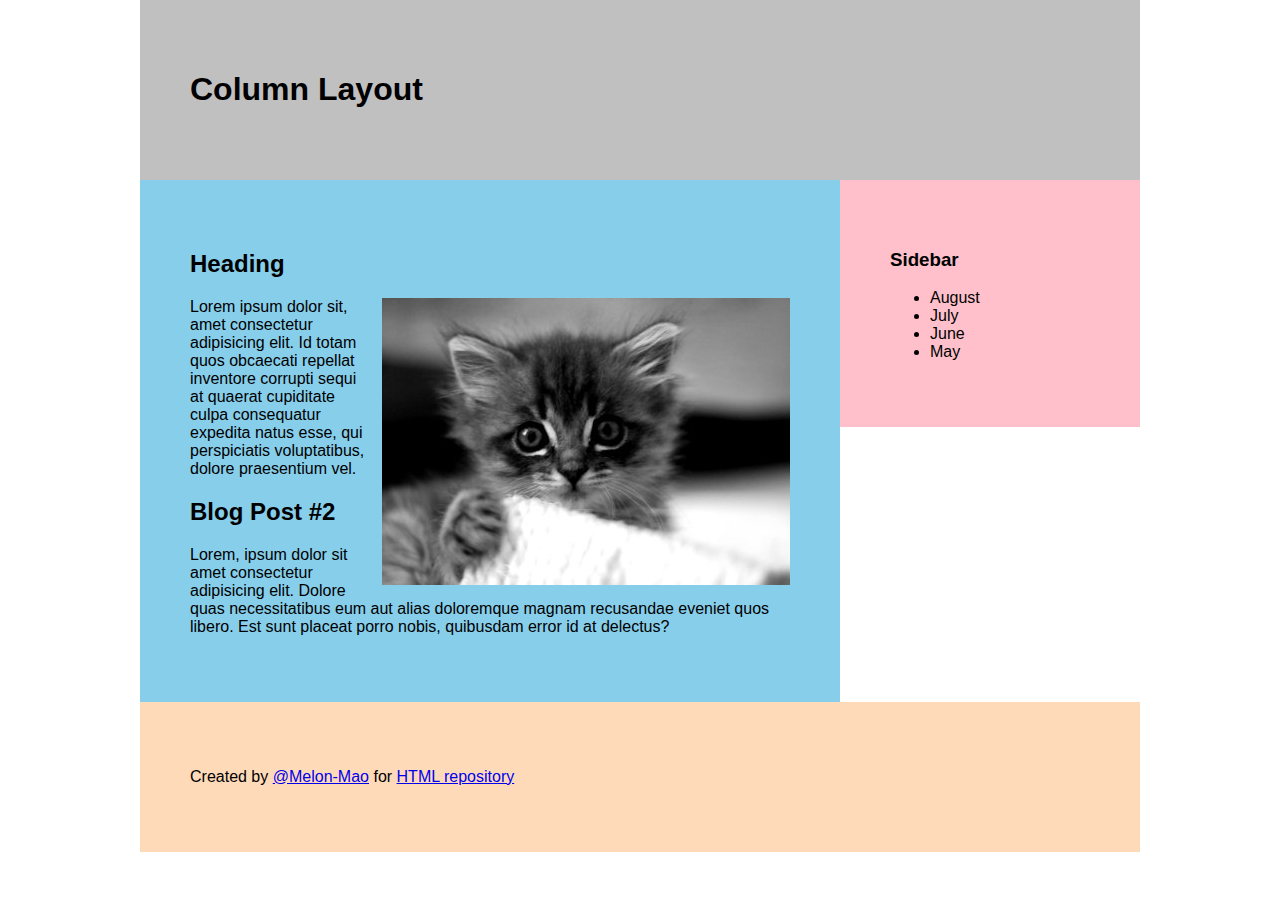
<file: Projects/column-layout/index.html>
<!DOCTYPE html>
<html lang="en">
    <head>
        <meta charset="utf-8" />
        <meta http-equiv="X-UA-Compatible" content="IE=edge" />
        <meta name="viewport" content="width=device-width, initial-scale=1" />
        <meta
            name="description"
            content="This is a basic blogpost template/layout"
        />
        <meta name="author" content="Melon-Mao, Melon Man" />
        <title>Column Layout</title>

        <!-- external CSS link -->
        <link rel="stylesheet" href="css/normalize.css" />
        <link rel="stylesheet" href="css/style.css" />
    </head>

    <body>
        <div id="container">
            <div id="header">
                <h1>Column Layout</h1>
            </div>
            <!-- End of header -->

            <div id="main">
                <h2>Heading</h2>
                <img
                    class="align-right"
                    src="images/kitten.jpg"
                    alt="placeholder"
                />
                <p>
                    Lorem ipsum dolor sit, amet consectetur adipisicing elit. Id
                    totam quos obcaecati repellat inventore corrupti sequi at
                    quaerat cupiditate culpa consequatur expedita natus esse,
                    qui perspiciatis voluptatibus, dolore praesentium vel.
                </p>

                <h2>Blog Post #2</h2>
                <p>
                    Lorem, ipsum dolor sit amet consectetur adipisicing elit.
                    Dolore quas necessitatibus eum aut alias doloremque magnam
                    recusandae eveniet quos libero. Est sunt placeat porro
                    nobis, quibusdam error id at delectus?
                </p>
            </div>
            <!-- #main -->

            <div id="sidebar">
                <h3>Sidebar</h3>
                <ul>
                    <li>August</li>
                    <li>July</li>
                    <li>June</li>
                    <li>May</li>
                </ul>
            </div>
            <!-- #sidebar -->

            <div class="clear"></div>

            <div id="footer">
                <p>
                    Created by
                    <a href="https://github.com/Melon-Mao/" target="_blank"
                        >@Melon-Mao</a
                    >
                    for
                    <a href="https://github.com/Melon-Mao/HTML-repository">
                        HTML repository</a
                    >
                </p>
            </div>
            <!-- #footer -->
        </div>
        <!-- #container -->
    </body>
</html>
</file>
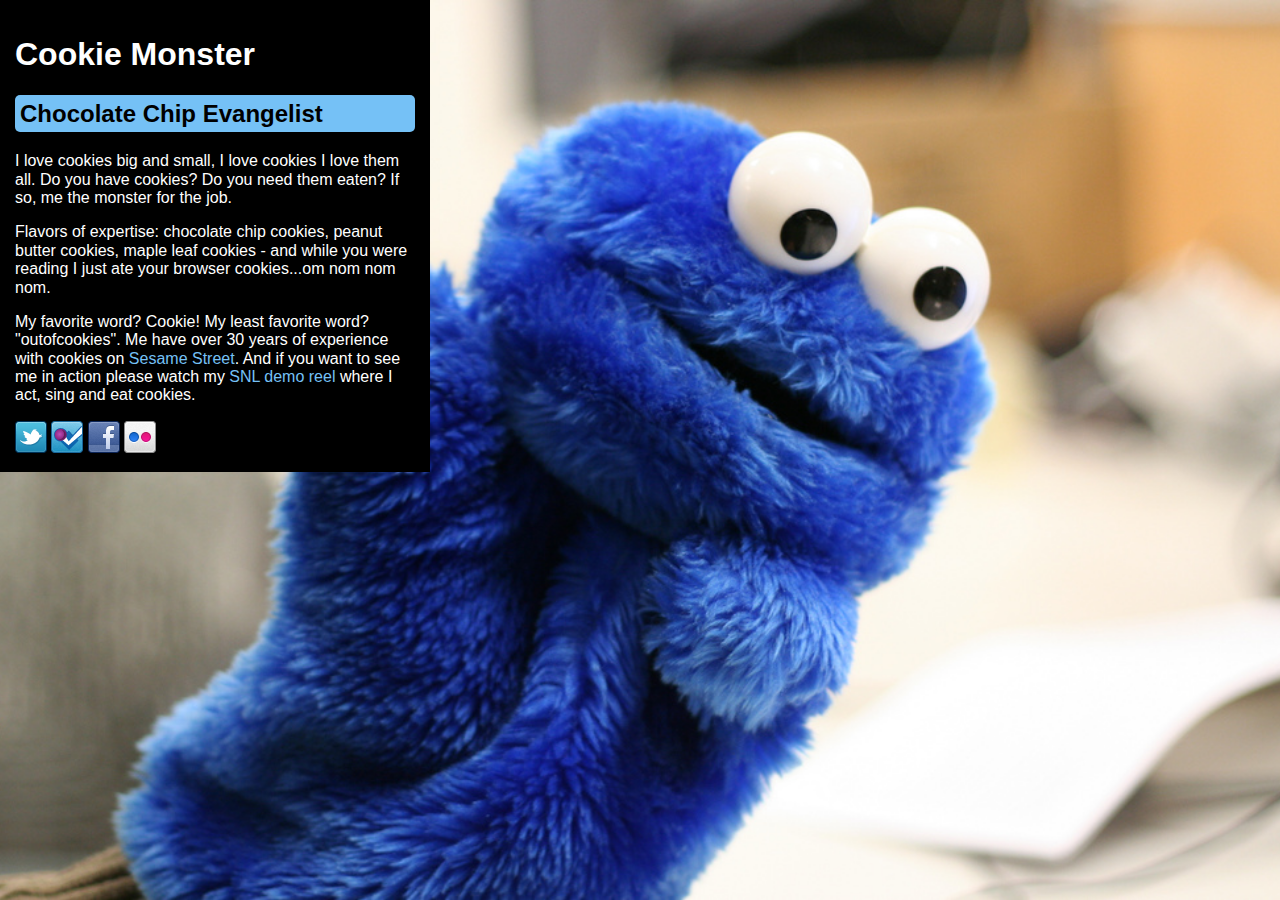
<file: Projects/cookie-monster/index.html>
<!DOCTYPE html>
<html lang="en">

<head>
	<meta charset="utf-8">
	<meta name="keywords" content="cookies, c, monster, Sesame Street">
	<meta name="description" content="I love cookies big and small, I love cookies I love them all.">

	<title>Cookie Monster</title>

	<!-- external CSS link -->
	<link rel="stylesheet" href="css/normalize.css">
	<link rel="stylesheet" href="css/style.css">
</head>

<body>
	<div id="container">
		<!-- START HERE -->

		<h1>Cookie Monster</h1>
		<h2>Chocolate Chip Evangelist</h2>

		<p>I love cookies big and small, I love cookies I love them all. Do you have cookies? Do you need them eaten?
			If so, me the monster for the job.</p>

		<p>Flavors of expertise: chocolate chip cookies, peanut butter cookies, maple leaf cookies - and while you were
			reading I just ate your browser cookies...om nom nom nom.</p>

		<p>My favorite word? Cookie! My least favorite word? "outofcookies". Me have over 30 years of experience with
			cookies on <a href="http://www.sesamestreet.org/" target="_blank">Sesame Street</a>. And if you want to see
			me in action please watch my <a href="http://www.youtube.com/watch?v=C-PkQRh3QXA" target="_blank">SNL demo
				reel</a> where I act,
			sing and eat cookies.</p>

		<a href="https://twitter.com/#!/mewantcookie" , target="_blank">
			<img src="images/social-twitter.png" alt="Twitter button">
		</a>
		<a href="https://foursquare.com/v/kaufman-astoria-studios/4b43c364f964a520f5e825e3" target="_blank">
			<img src="images/social-foursquare.png" alt="Foursquare button">
		</a>
		<a href="https://www.facebook.com/pages/Cookie-Monster-should-host-Saturday-Night-Live/130316933655526"
			target="_blank">
			<img src="images/social-facebook.png" alt="Facebook button">
		</a>
		<a href="http://www.flickr.com/photos/tags/cookies" target="_blank">
			<img src="images/social-flickr.png" alt="Flickr button">


			<!-- END HERE -->
	</div><!-- #container -->
</body>

</html>
</file>
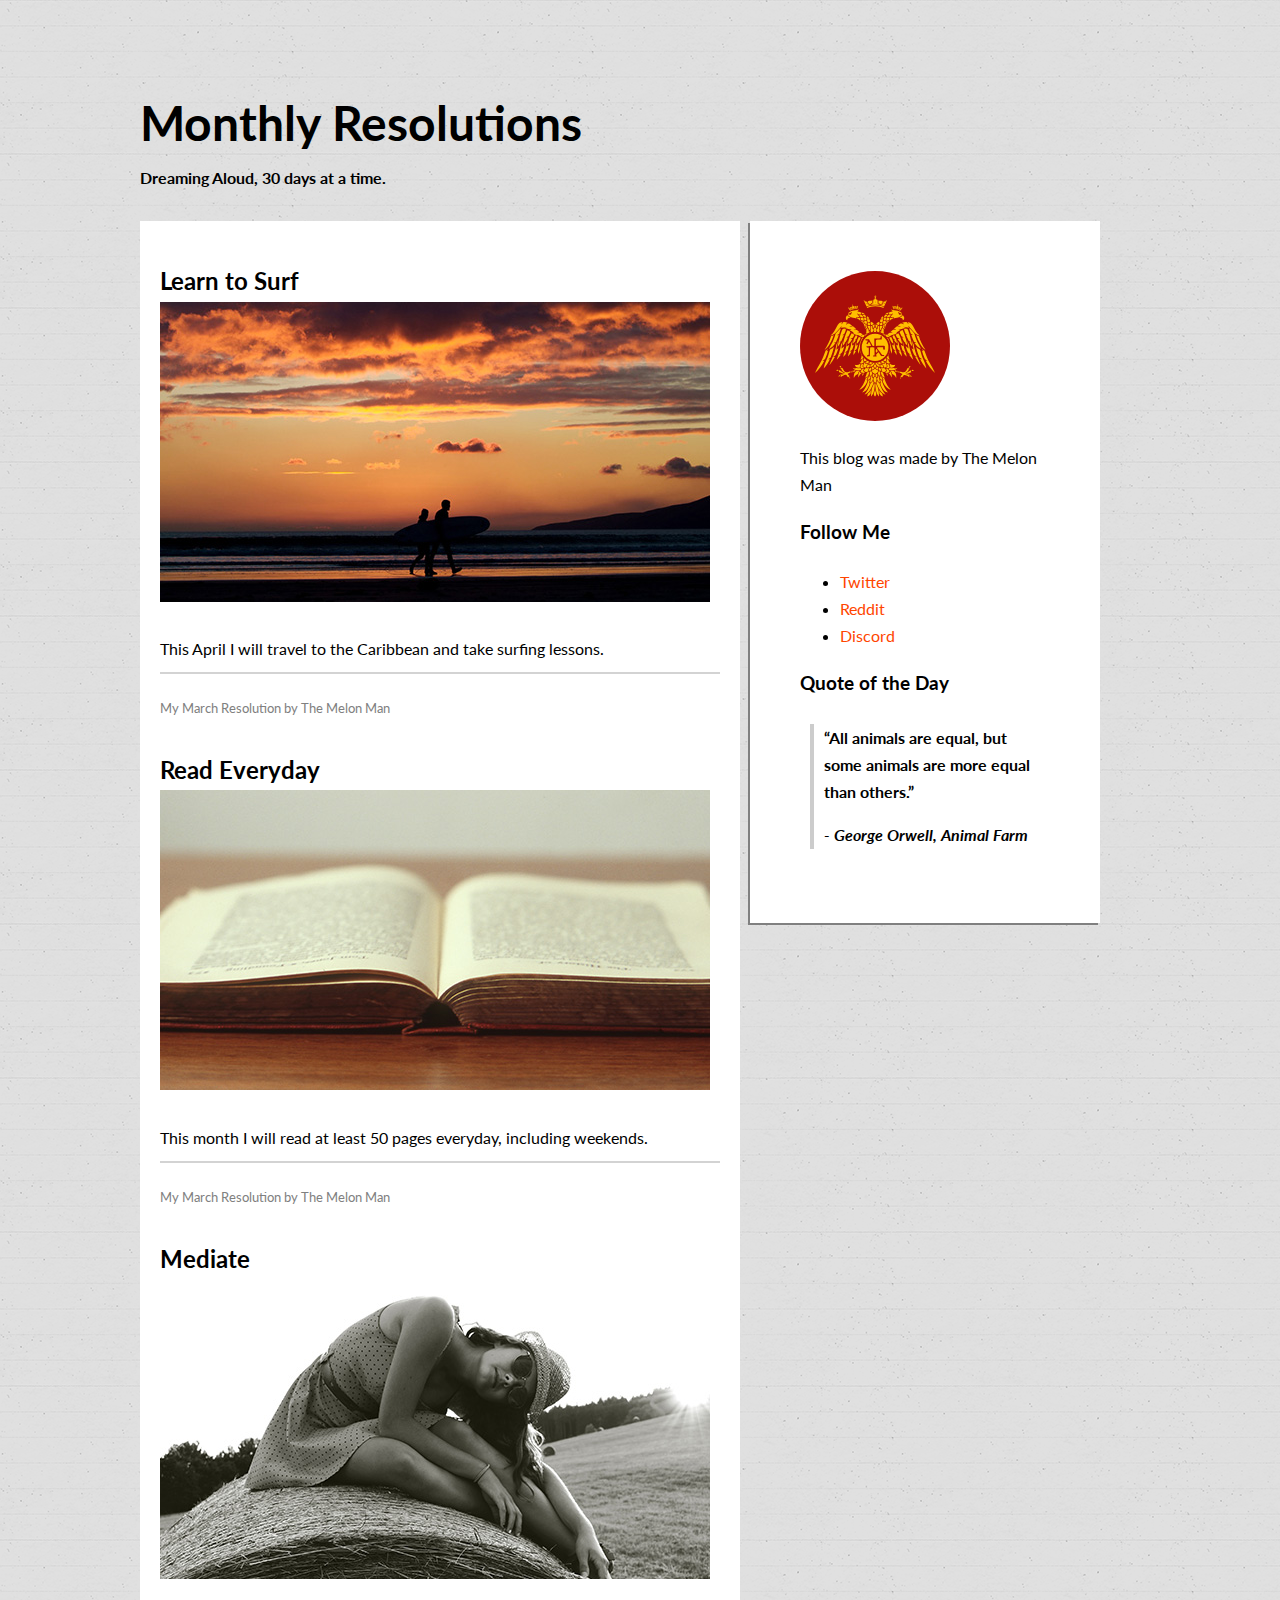
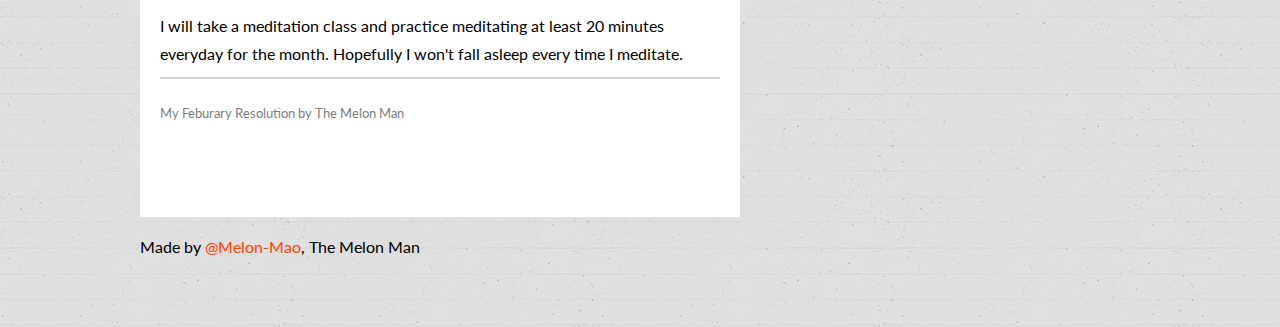
<file: Projects/monthly-resolutions/index.html>
<!DOCTYPE html>
<html lang="en">
    <head>
        <meta charset="utf-8" />
        <meta http-equiv="X-UA-Compatible" content="IE=edge" />
        <meta name="viewport" content="width=device-width, initial-scale=1" />
        <meta name="description" content="A blog about monthly resolutions" />
        <meta name="author" content="Melon-Mao, The Melon Man" />
        <title>Monthly Resolutions by The Melon Man</title>
        <link
            href="http://fonts.googleapis.com/css?family=Lato"
            rel="stylesheet"
            type="text/css"
        />
        <link rel="stylesheet" href="css/normalize.css" />
        <link rel="stylesheet" href="css/style.css" />
    </head>
    <body>
        <div id="container">
            <div id="title">
                <h1>Monthly Resolutions</h1>
                <p>Dreaming Aloud, 30 days at a time.</p>
            </div>
            <!-- #title -->

            <div id="main">
                <h2>Learn to Surf</h2>
                <img src="images/surfing.jpg" alt="surfing" />
                <p class="bottom-grey-line">
                    This April I will travel to the Caribbean and take surfing
                    lessons.
                </p>

                <p class="date-text">My March Resolution by The Melon Man</p>

                <h2>Read Everyday</h2>
                <img src="images/book.jpg" alt="book" />
                <p class="bottom-grey-line">
                    This month I will read at least 50 pages everyday, including
                    weekends.
                </p>

                <p class="date-text">My March Resolution by The Melon Man</p>

                <h2>Mediate</h2>
                <img src="images/meditate-girl.jpg" alt="meditate-girl" />
                <p class="bottom-grey-line">
                    I will take a meditation class and practice meditating at
                    least 20 minutes everyday for the month. Hopefully I won't
                    fall asleep every time I meditate.
                </p>

                <p class="date-text">My Feburary Resolution by The Melon Man</p>
            </div>
            <!-- #main -->

            <div id="sidebar">
                <img src="images/palaiologos-flag.svg" alt="profile picture" />
                <p>This blog was made by The Melon Man</p>

                <h3>Follow Me</h3>
                <ul>
                    <li>
                        <a
                            href="https://twitter.com/OceanSunfish6"
                            target="_blank"
                            >Twitter</a
                        >
                    </li>
                    <li>
                        <a
                            href="https://www.reddit.com/user/The_true_Rome"
                            target="_blank"
                            >Reddit</a
                        >
                    </li>
                    <li>
                        <a
                            href="discordapp.com/users/710915698465046548"
                            target="_blank"
                            >Discord</a
                        >
                    </li>
                </ul>

                <h3>Quote of the Day</h3>

                <blockquote>
                    <!-- Have a line to the left of the quote -->

                    <p>
                        “All animals are equal, but some animals are more equal
                        than others.”
                    </p>
                    <cite>- George Orwell, Animal Farm</cite>
                </blockquote>
            </div>
            <!-- #sidebar -->

            <div class="clear"></div>

            <div id="footer">
                <p>
                    Made by
                    <a href="https://github.com/Melon-Mao/" target="_blank"
                        >@Melon-Mao</a
                    >, The Melon Man
                </p>
            </div>
            <!-- #footer -->
        </div>
        <!-- #container -->
    </body>
</html>
</file>
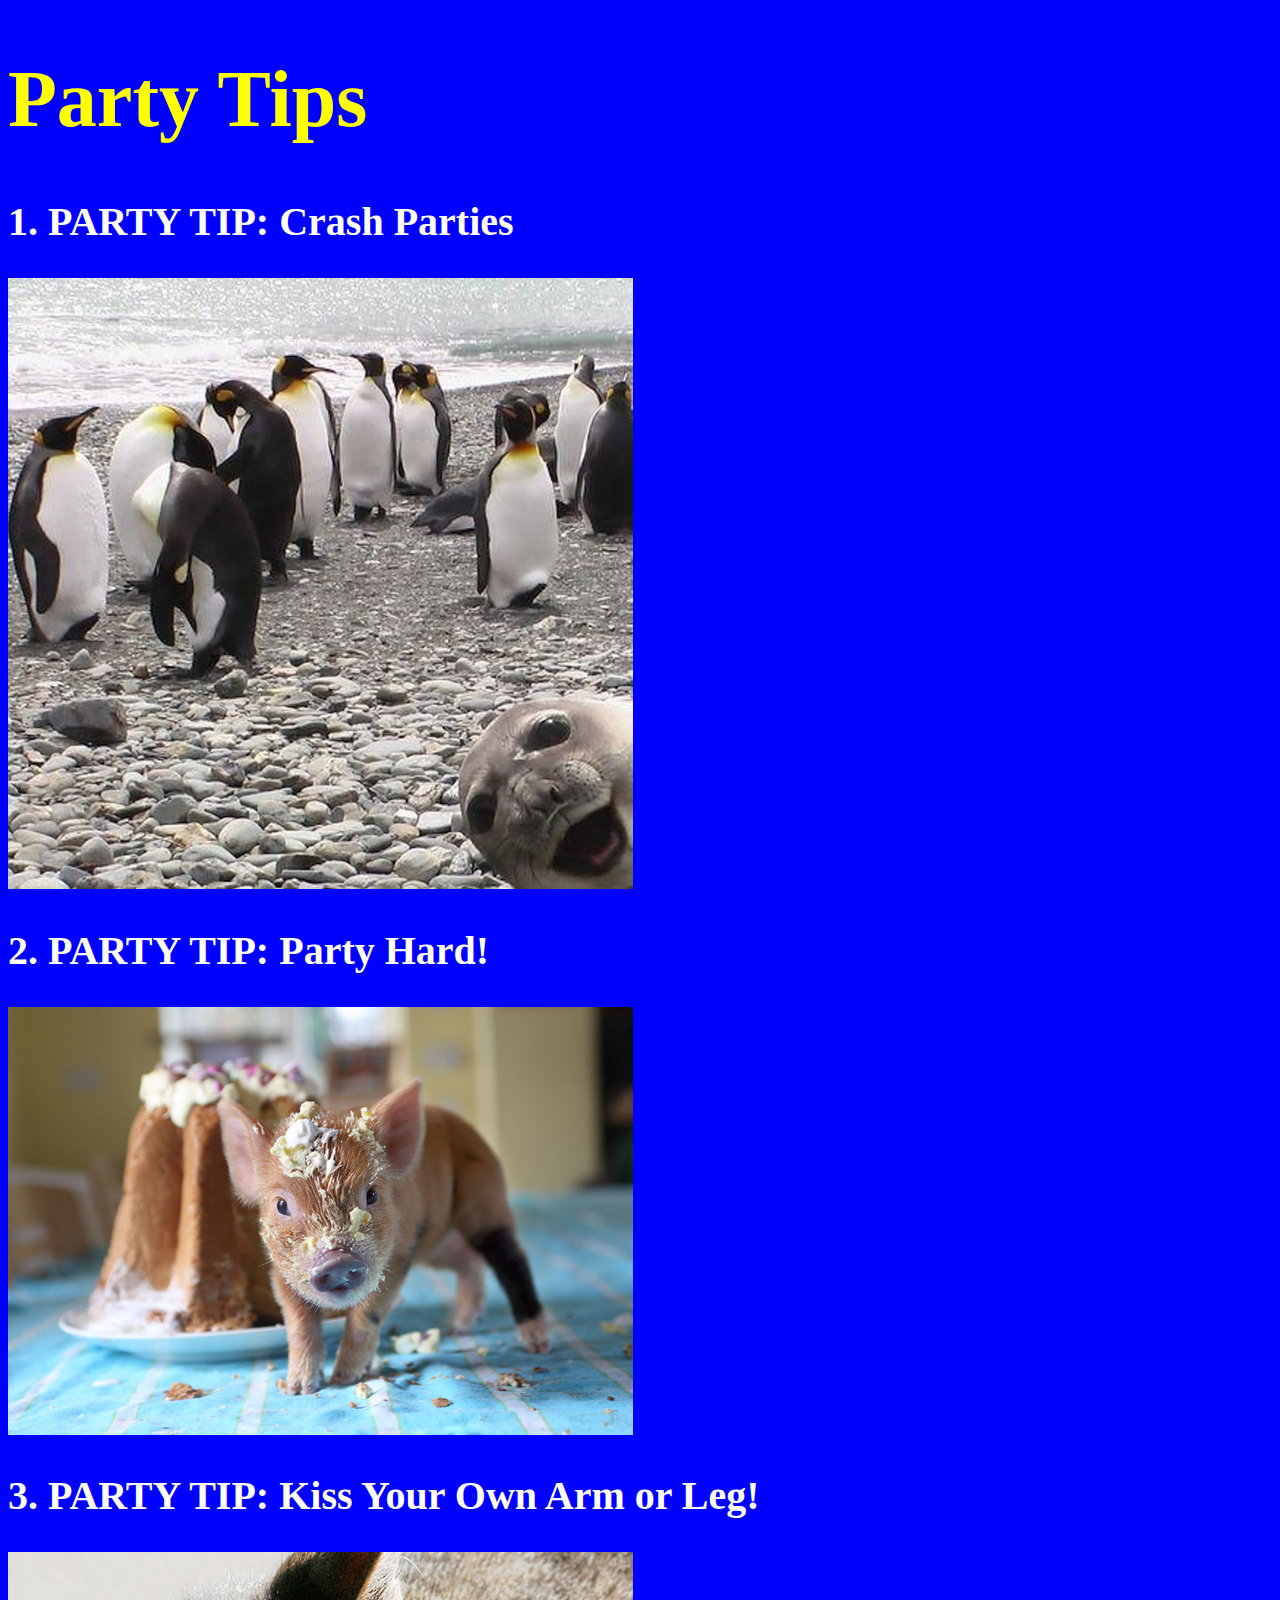
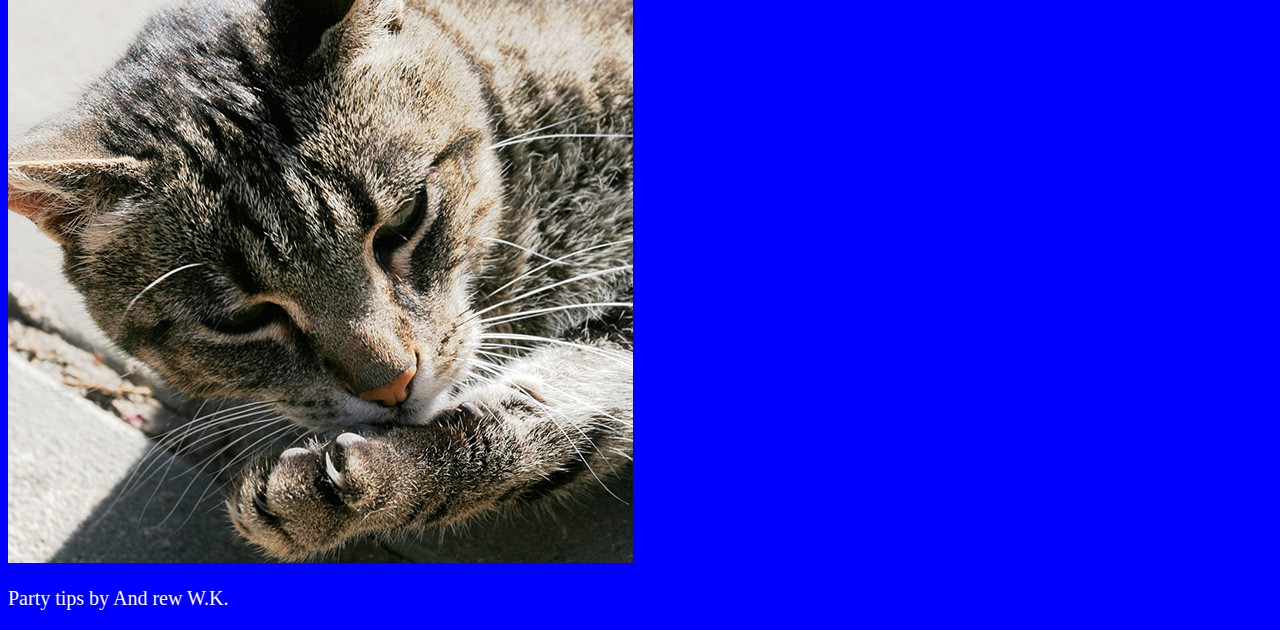
<file: Projects/Party Tips/index.html>
<!DOCTYPE html>
<html>

<head>
    <title>Party Tips from Andrew W.K.</title>
    <style>
        body {
            background: blue;
            color: white;
        }

        h1 {
            font-size: 80px;
            color: yellow;
        }

        h2 {
            font-size: 40px;
        }

        p {
            font-size: 20px;
        }
    </style>

</head>

<body>
    <h1>Party Tips</h1>
    <h2>1. PARTY TIP: Crash Parties</h2>
    <img src="/Projects/Party Tips/Images/penguin-party.jpg" alt="Penguin Party">
    <h2>2. PARTY TIP: Party Hard!</h2>
    <img src="/Projects/Party Tips/Images/piglet-cake.jpg" alt="Pig with cake on head">
    <h2>3. PARTY TIP: Kiss Your Own Arm or Leg!</h2>
    <img src="/Projects/Party Tips/Images/cat-kiss.jpg" alt="Cat licking itself">
    <p>Party tips by And rew W.K.</p>
</body>

</html>
</file>
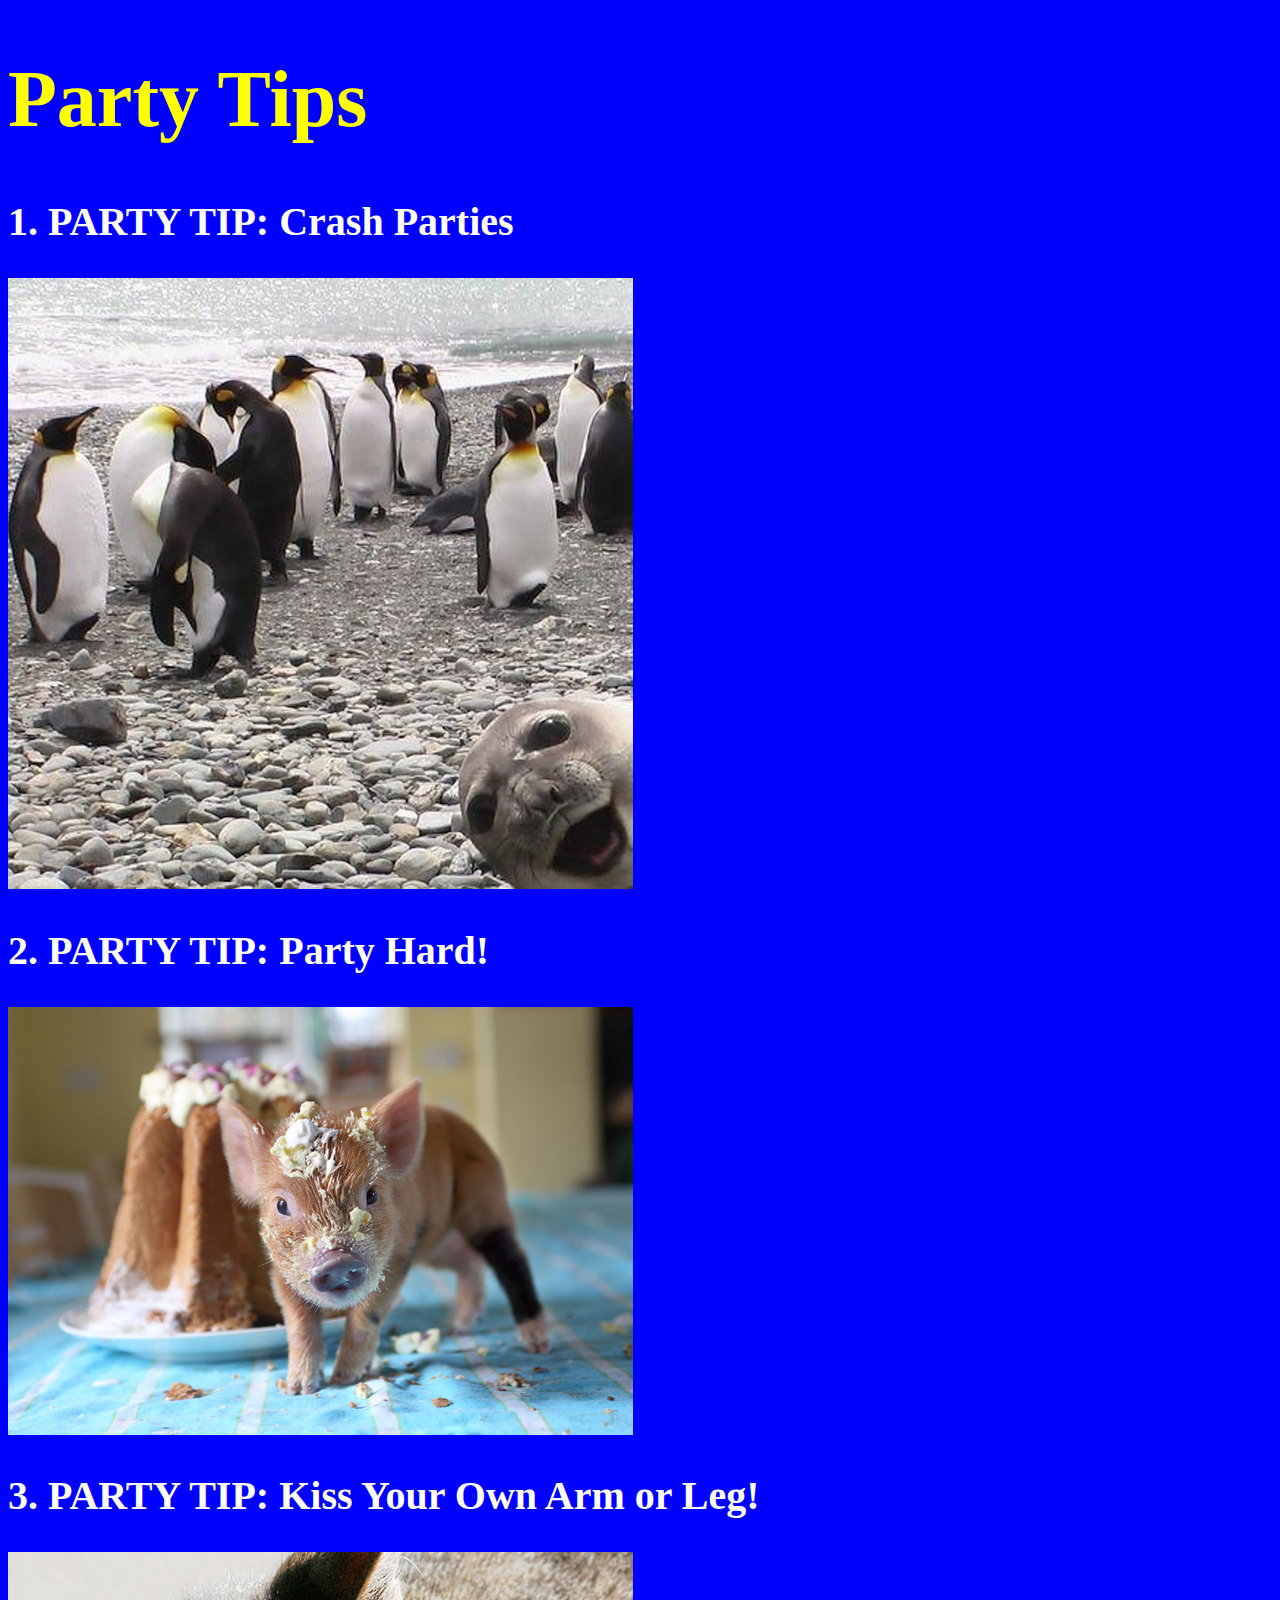
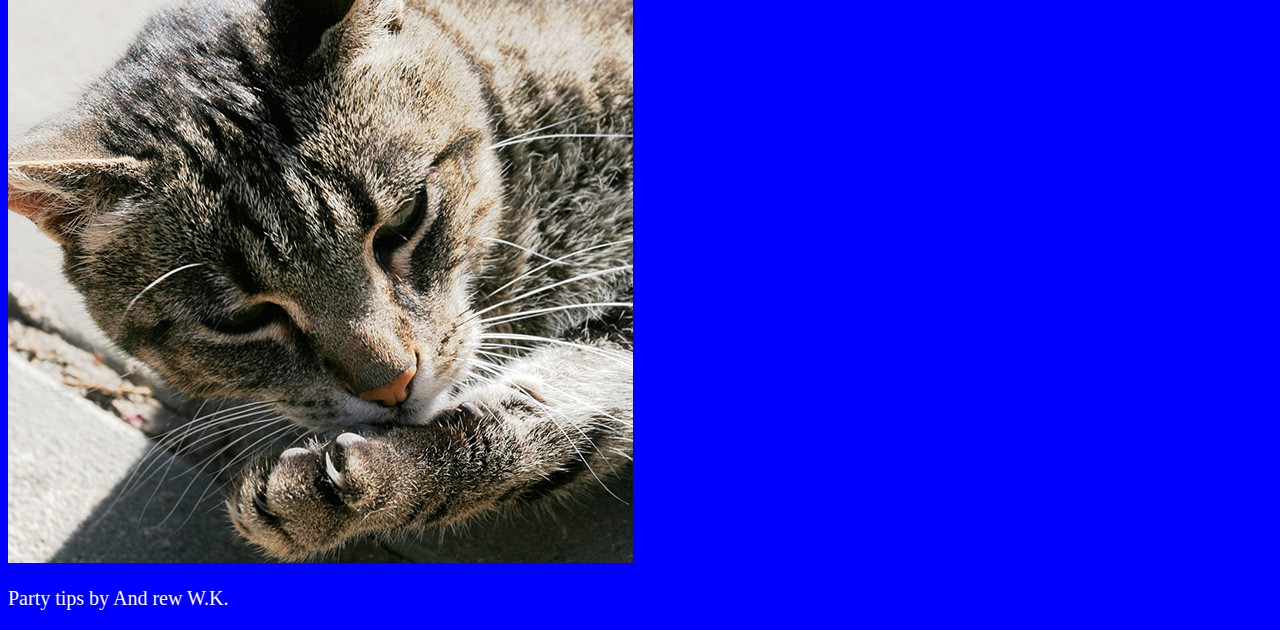
<file: Projects/party-tips/index.html>
<!DOCTYPE html>
<html>
    <head>
        <title>Party Tips from Andrew W.K.</title>
        <style>
            body {
                background: blue;
                color: white;
            }

            h1 {
                font-size: 80px;
                color: yellow;
            }

            h2 {
                font-size: 40px;
            }

            p {
                font-size: 20px;
            }
        </style>
    </head>

    <body>
        <h1>Party Tips</h1>
        <h2>1. PARTY TIP: Crash Parties</h2>
        <img src="images/penguin-party.jpg" alt="Penguin Party" />
        <h2>2. PARTY TIP: Party Hard!</h2>
        <img src="images/piglet-cake.jpg" alt="Pig with cake on head" />
        <h2>3. PARTY TIP: Kiss Your Own Arm or Leg!</h2>
        <img src="images/cat-kiss.jpg" alt="Cat licking itself" />
        <p>Party tips by And rew W.K.</p>
    </body>
</html>
</file>
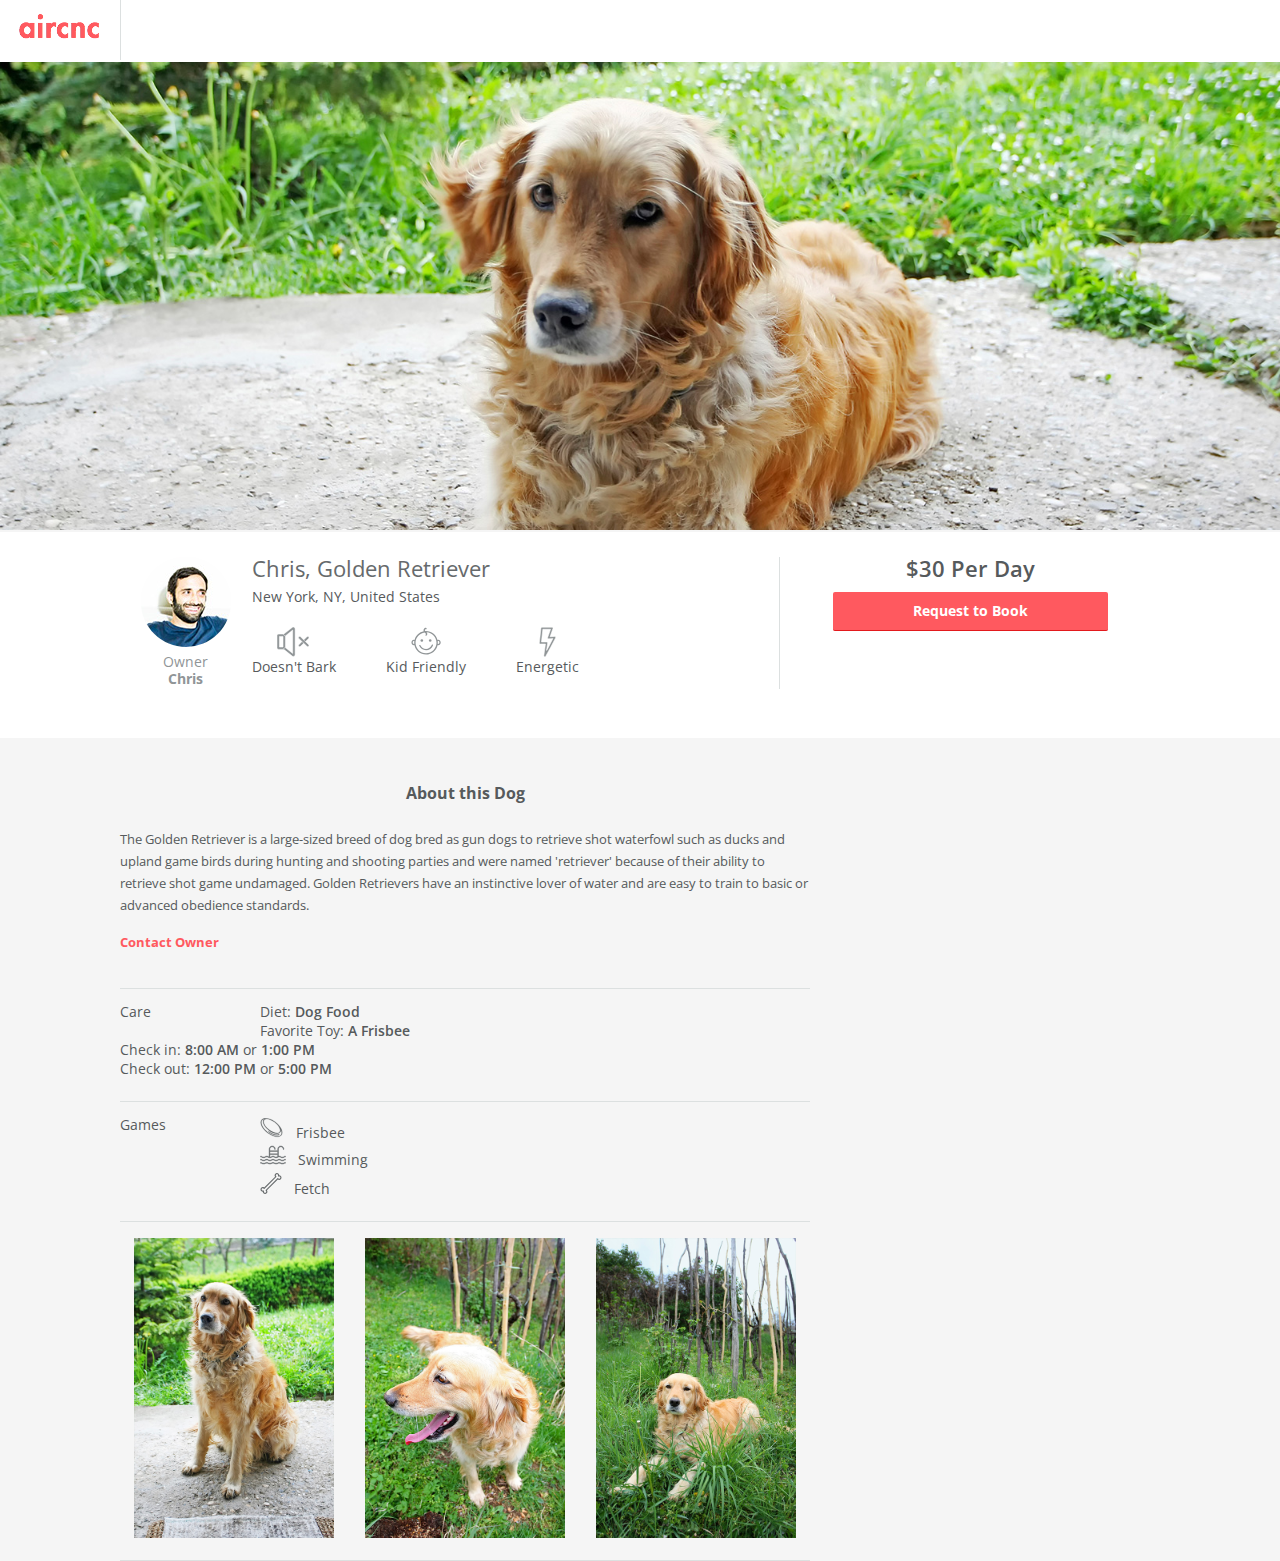
<file: projects/onemonth/html/aircnc/index.html>
<!-- !  This is the completed version, I did not have time to finish -->

<!DOCTYPE html>
<html>
    <head>
        <title>AirCnC - Rent a Cat or Dog</title>
        <link rel="stylesheet" href="css/reset.css" />
        <link rel="stylesheet" href="css/style.css" />
        <meta
            name="description"
            content="AirC&amp;C is the premiere site renting cute cats and canines"
        />
        <link
            href="https://fonts.googleapis.com/css?family=Open+Sans:400,700,600"
            rel="stylesheet"
            type="text/css"
        />
        <meta name="viewport" content="width=device-width, initial-scale=1" />
    </head>
    <body>
        <header>
            <img src="images/logo.png" alt="AirCnC Logo" class="logo" />
        </header>

        <div class="hero">
            <img src="images/dog-hero-image.png" alt="Terry Golden Retriever" />
        </div>

        <section class="clearfix info">
            <div class="container">
                <div class="profile column">
                    <div class="owner-details column">
                        <img
                            src="images/chris-castiglione.png"
                            alt="Owner image"
                        />
                        <h2 class="relationship">Owner</h2>
                        <h2 class="name">Chris</h2>
                    </div>
                    <!-- .owner-details -->

                    <div class="clearfix pet-details column">
                        <h1>Chris, Golden Retriever</h1>
                        <p class="location">New York, NY, United States</p>

                        <div class="icons column">
                            <div class="icon">
                                <img
                                    src="images/icons/mute.svg"
                                    alt="Doesn't Bark"
                                />
                                <h5>Doesn't Bark</h5>
                            </div>
                            <!-- .icon -->

                            <div class="icon">
                                <img
                                    src="images/icons/baby.svg"
                                    alt="Kid Friendly"
                                />
                                <h5>Kid Friendly</h5>
                            </div>
                            <!-- .icon -->

                            <div class="icon">
                                <img
                                    src="images/icons/lightning.svg"
                                    alt="Energetic"
                                />
                                <h5>Energetic</h5>
                            </div>
                            <!-- .icon -->
                        </div>
                    </div>
                    <!-- .pet-details -->
                </div>
                <!-- .profile -->

                <div class="booking column">
                    <h2>$30 <span class="time">Per Day</span></h2>
                    <a href="#" class="button">Request to Book</a>
                </div>
                <!-- .booking -->
            </div>
            <!-- .container -->
        </section>
        <!-- .info -->

        <div class="details">
            <div class="container">
                <div class="column main">
                    <section class="about">
                        <h3>About this Dog</h3>

                        <p>
                            The Golden Retriever is a large-sized breed of dog
                            bred as gun dogs to retrieve shot waterfowl such as
                            ducks and upland game birds during hunting and
                            shooting parties and were named 'retriever' because
                            of their ability to retrieve shot game undamaged.
                            Golden Retrievers have an instinctive lover of water
                            and are easy to train to basic or advanced obedience
                            standards.
                        </p>

                        <a href="#" class="contact">Contact Owner</a>
                    </section>

                    <section class="care clearfix">
                        <div class="column">
                            <h4>Care</h4>
                        </div>

                        <div class="column">
                            <div class="likes">
                                <ul>
                                    <li>Diet: <strong>Dog Food</strong></li>
                                    <li>
                                        Favorite Toy: <strong>A Frisbee</strong>
                                    </li>
                                </ul>
                            </div>
                            <!-- likes -->
                        </div>

                        <div class="column">
                            <div class="check-in-out">
                                <ul>
                                    <li>
                                        Check in: <strong>8:00 AM</strong> or
                                        <strong>1:00 PM</strong>
                                    </li>
                                    <li>
                                        Check out: <strong>12:00 PM</strong> or
                                        <strong>5:00 PM</strong>
                                    </li>
                                </ul>
                            </div>
                        </div>
                    </section>

                    <section class="games clearfix">
                        <div class="column">
                            <h4>Games</h4>
                        </div>

                        <div class="column">
                            <ul>
                                <li>
                                    <img
                                        src="images/icons/frisbee.svg"
                                        alt="Frisbee"
                                    />
                                    <span>Frisbee</span>
                                </li>
                                <li>
                                    <img
                                        src="images/icons/pool.svg"
                                        alt="Swimming"
                                    />
                                    <span>Swimming</span>
                                </li>
                                <li>
                                    <img
                                        src="images/icons/bone.svg"
                                        alt="Fetch"
                                    />
                                    <span>Fetch</span>
                                </li>
                            </ul>
                        </div>
                    </section>

                    <section class="photos">
                        <img
                            src="images/dog-1.jpg"
                            alt="Golden Retriever Photo 1"
                        />
                        <img
                            src="images/dog-2.jpg"
                            alt="Golden Retriever Photo 2"
                        />
                        <img
                            src="images/dog-3.jpg"
                            alt="Golden Retriever Photo 3"
                        />
                    </section>
                </div>
                <!-- .main -->
            </div>
            <!-- .container -->
        </div>
        <!-- .details -->
    </body>
</html>
</file>
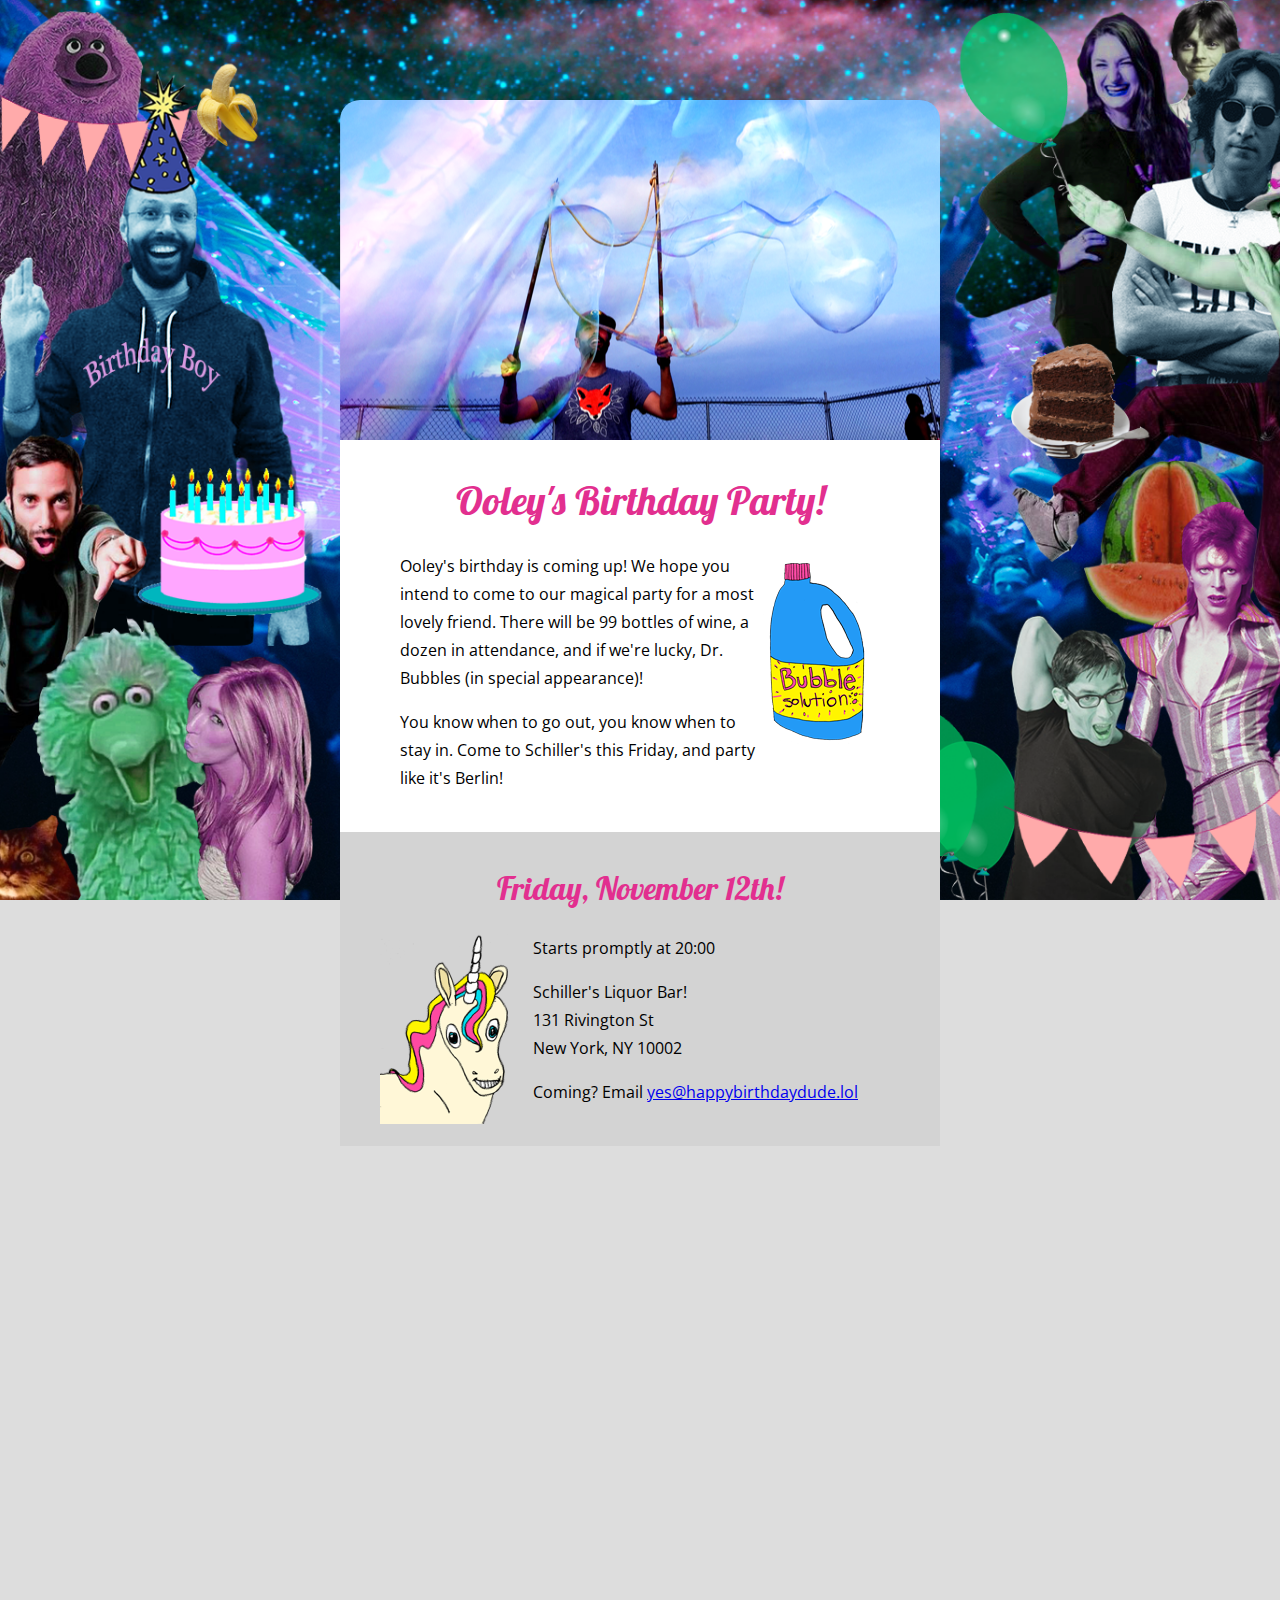
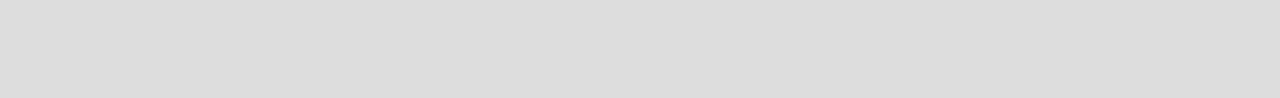
<file: projects/onemonth/html/happy-birthday/index.html>
<!DOCTYPE html>
<html>
    <head>
        <title>Happy Birthday Ooley!</title>
        <meta name="description" content="Happy Birthday Ooley!" />
        <link rel="stylesheet" href="css/reset.css" />
        <link rel="stylesheet" href="css/style.css" />
        <link
            rel="stylesheet"
            href="css/small_style.css"
            media="(max-width: 37.5rem)"
        />
        <link
            href="https://fonts.googleapis.com/css?family=Open+Sans:300,700|Lobster"
            rel="stylesheet"
            type="text/css"
        />
        <meta name="viewport" content="width=device-width, initial-scale=1" />
    </head>
    <body>
        <div class="container">
            <section class="hero">
                <img src="images/hero-image.png" alt="Hero image" />
            </section>
            <!-- .hero -->

            <section class="intro">
                <h1 class="center-block">Ooley's Birthday Party!</h1>

                <aside class="right">
                    <img
                        src="images/bubble-bottle.png"
                        alt="Bottle of bubbles"
                    />
                </aside>

                <p>
                    Ooley's birthday is coming up! We hope you intend to come to
                    our magical party for a most lovely friend. There will be 99
                    bottles of wine, a dozen in attendance, and if we're lucky,
                    Dr. Bubbles (in special appearance)!
                </p>
                <br />
                <p>
                    You know when to go out, you know when to stay in. Come to
                    Schiller's this Friday, and party like it's Berlin!
                </p>
            </section>
            <!-- .intro -->

            <section class="contact">
                <h2 class="center-block">Friday, November 12th!</h2>
                <aside class="left">
                    <img src="images/unicorn.png" alt="Unicorn" />
                </aside>

                <p>Starts promptly at <time>20:00</time></p>
                <br />
                <address>
                    <p>Schiller's Liquor Bar!</p>
                    <p>131 Rivington St</p>
                    <p>New York, NY 10002</p>
                </address>
                <br />

                <p class="center-block">
                    Coming? Email
                    <a
                        href="mailto:yes@happybirthdaydude.lol?Subject=Yes I'm coming!"
                        >yes@happybirthdaydude.lol</a
                    >
                </p>
            </section>
            <!-- .contact -->

            <section class="map">
                <iframe
                    src="https://www.google.com/maps/embed?pb=!1m18!1m12!1m3!1d3023.9394505895966!2d-73.9879883994291!3d40.71934941021436!2m3!1f0!2f0!3f0!3m2!1i1024!2i768!4f13.1!3m3!1m2!1s0x89c2598111d5cc99%3A0xbcae629a3a9b7fa6!2s131%20Rivington%20St%2C%20New%20York%2C%20NY%2010002%2C%20USA!5e0!3m2!1sen!2suk!4v1678919688946!5m2!1sen!2suk"
                    width="600"
                    height="450"
                    style="border: 0"
                    allowfullscreen=""
                    loading="lazy"
                    referrerpolicy="no-referrer-when-downgrade"
                ></iframe>
            </section>
        </div>
        <!-- .container -->
    </body>
</html>
</file>
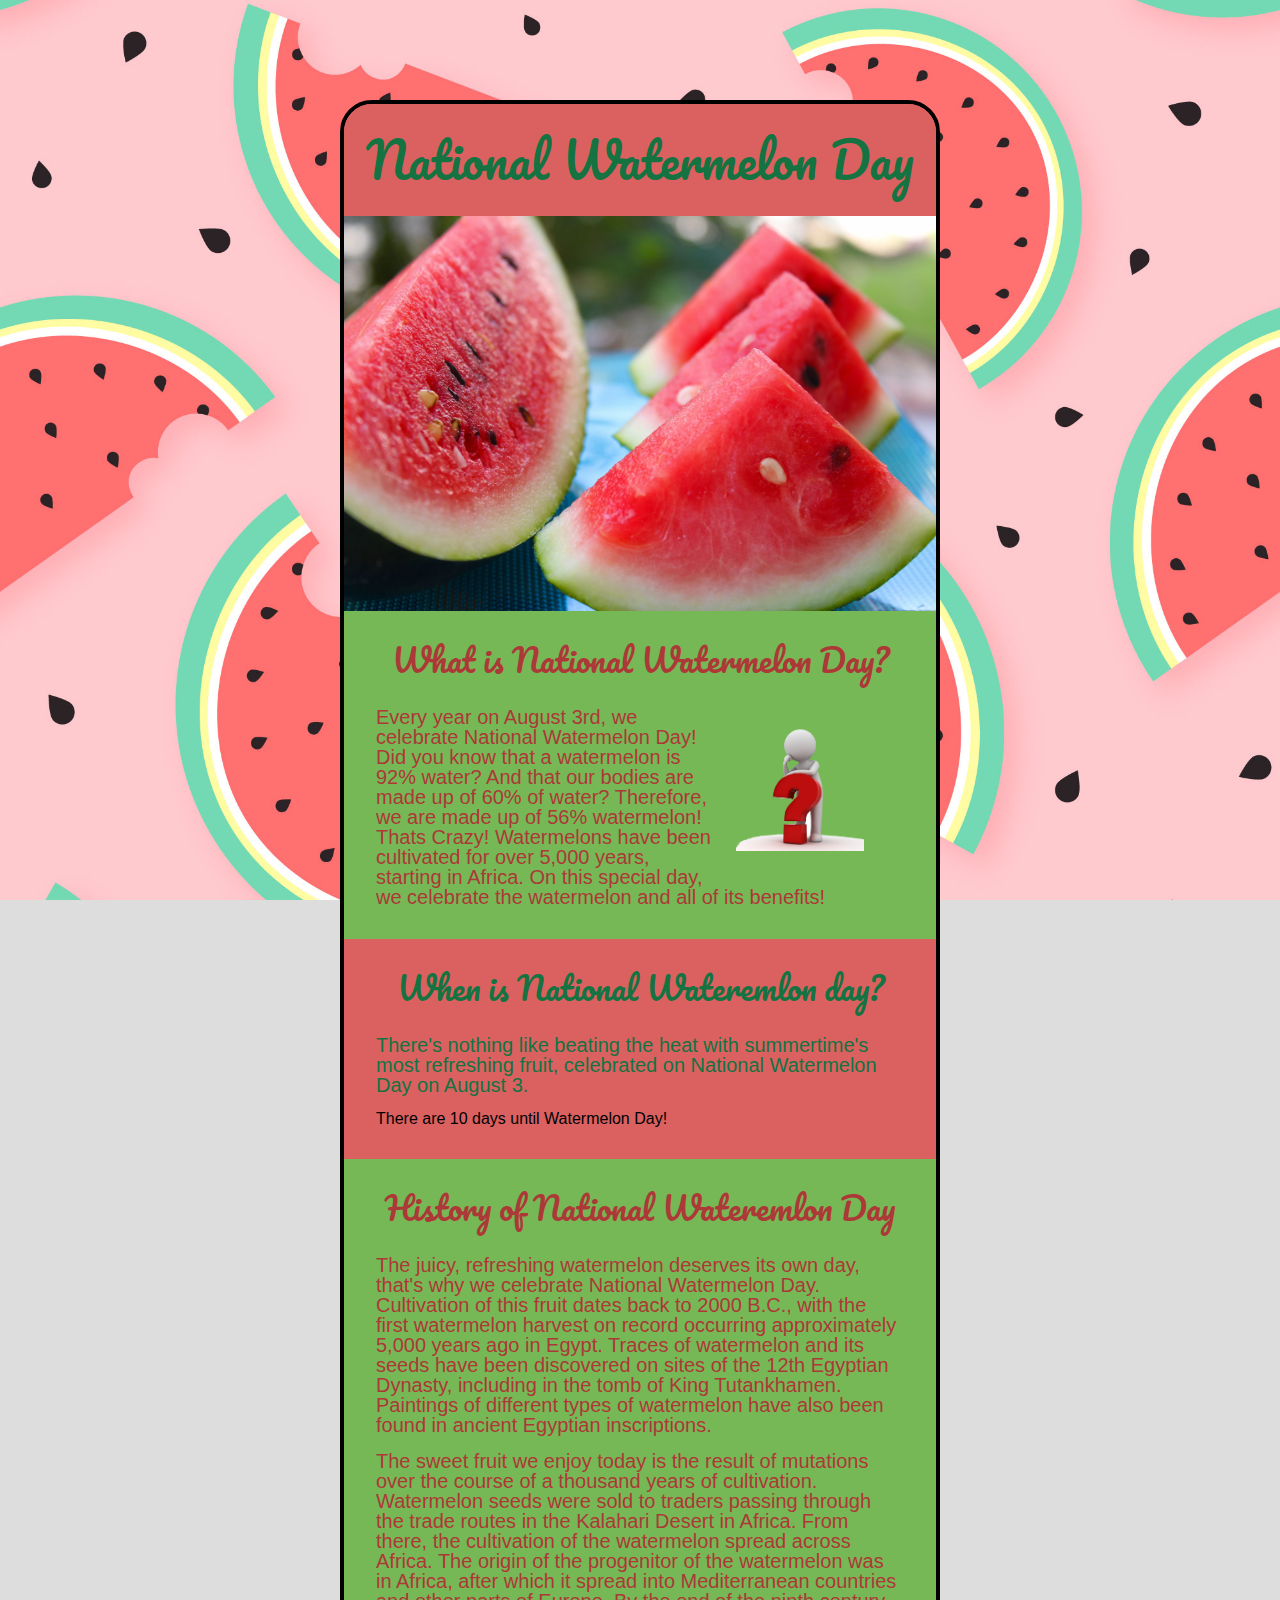
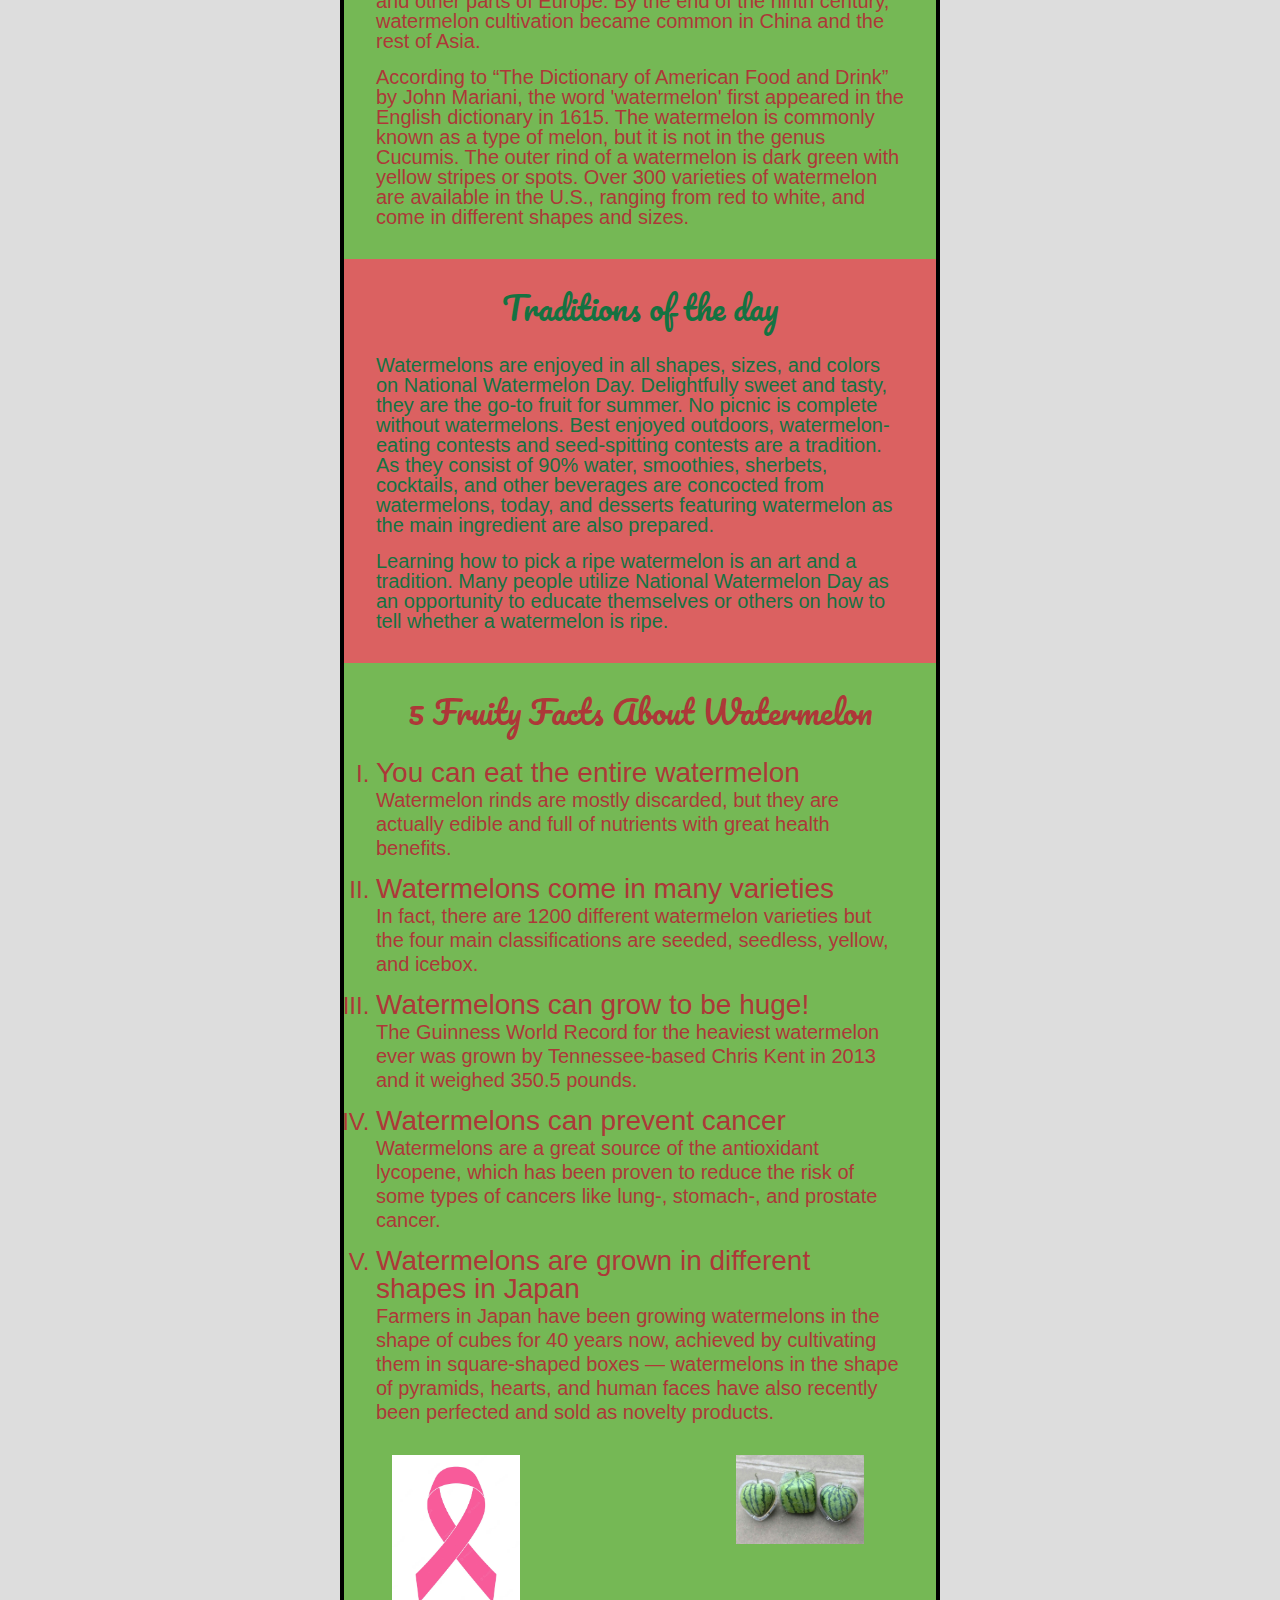
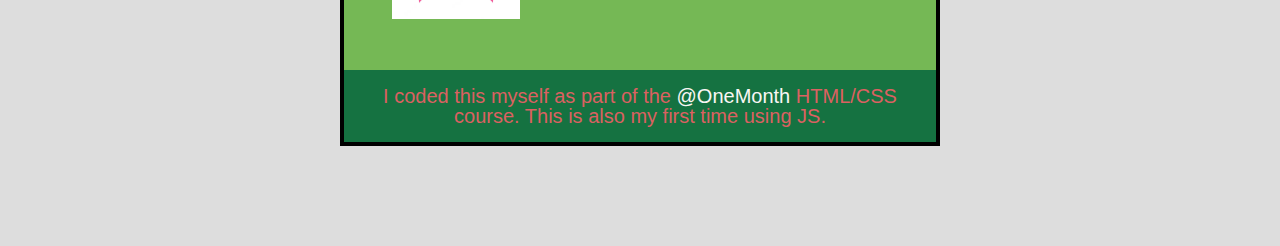
<file: projects/onemonth/html/watermelon-day/index.html>
<!DOCTYPE html>
<!DOCTYPE html>
<html lang="en">
    <head>
        <meta charset="UTF-8" />
        <meta http-equiv="X-UA-Compatible" content="IE=edge" />
        <meta name="viewport" content="width=device-width, initial-scale=1.0" />
        <title>National Watermelon Day</title>
        <meta name="description" content="National Watermelon Day" />

        <link rel="stylesheet" href="css/reset.css" />
        <link rel="stylesheet" href="css/style.css" />

        <link
            rel="stylesheet"
            href="css/small_style.css"
            media="(max-width: 37.5rem)"
        />

        <link rel="preconnect" href="https://fonts.googleapis.com" />
        <link rel="preconnect" href="https://fonts.gstatic.com" crossorigin />
        <link
            href="https://fonts.googleapis.com/css2?family=Pacifico&display=swap"
            rel="stylesheet"
        />
    </head>
    <body>
        <div class="container">
            <section class="header">
                <header>
                    <h1>National Watermelon Day</h1>
                </header>
                <img src="images/watermelon.jpg" alt="Watermelon" />
            </section>
            <!-- .header -->

            <section class="intro">
                <h2>What is National Watermelon Day?</h2>
                <aside class="right">
                    <img src="images/thinking-man.png" alt="Watermelon" />
                </aside>

                <p>
                    Every year on <time>August 3rd</time>, we celebrate National
                    Watermelon Day! Did you know that a watermelon is 92% water?
                    And that our bodies are made up of 60% of water? Therefore,
                    we are made up of 56% watermelon! Thats Crazy! Watermelons
                    have been cultivated for over 5,000 years, starting in
                    Africa. On this special day, we celebrate the watermelon and
                    all of its benefits!
                </p>
            </section>
            <!-- .intro -->

            <section class="time">
                <h2>When is National Wateremlon day?</h2>
                <p>
                    There's nothing like beating the heat with summertime's most
                    refreshing fruit, celebrated on National Watermelon Day on
                    August 3.
                </p>
            </section>
            <!-- .time -->

            <section class="history">
                <h2>History of National Wateremlon Day</h2>
                <p>
                    The juicy, refreshing watermelon deserves its own day,
                    that's why we celebrate National Watermelon Day. Cultivation
                    of this fruit dates back to 2000 B.C., with the first
                    watermelon harvest on record occurring approximately 5,000
                    years ago in Egypt. Traces of watermelon and its seeds have
                    been discovered on sites of the 12th Egyptian Dynasty,
                    including in the tomb of King Tutankhamen. Paintings of
                    different types of watermelon have also been found in
                    ancient Egyptian inscriptions.
                </p>
                <br />
                <p>
                    The sweet fruit we enjoy today is the result of mutations
                    over the course of a thousand years of cultivation.
                    Watermelon seeds were sold to traders passing through the
                    trade routes in the Kalahari Desert in Africa. From there,
                    the cultivation of the watermelon spread across Africa. The
                    origin of the progenitor of the watermelon was in Africa,
                    after which it spread into Mediterranean countries and other
                    parts of Europe. By the end of the ninth century, watermelon
                    cultivation became common in China and the rest of Asia.
                </p>
                <br />
                <p>
                    According to “The Dictionary of American Food and Drink” by
                    John Mariani, the word 'watermelon' first appeared in the
                    English dictionary in 1615. The watermelon is commonly known
                    as a type of melon, but it is not in the genus Cucumis. The
                    outer rind of a watermelon is dark green with yellow stripes
                    or spots. Over 300 varieties of watermelon are available in
                    the U.S., ranging from red to white, and come in different
                    shapes and sizes.
                </p>
            </section>
            <!-- .history -->

            <section class="traditions">
                <h2>Traditions of the day</h2>
                <p>
                    Watermelons are enjoyed in all shapes, sizes, and colors on
                    National Watermelon Day. Delightfully sweet and tasty, they
                    are the go-to fruit for summer. No picnic is complete
                    without watermelons. Best enjoyed outdoors,
                    watermelon-eating contests and seed-spitting contests are a
                    tradition. As they consist of 90% water, smoothies,
                    sherbets, cocktails, and other beverages are concocted from
                    watermelons, today, and desserts featuring watermelon as the
                    main ingredient are also prepared.
                </p>
                <br />
                <p>
                    Learning how to pick a ripe watermelon is an art and a
                    tradition. Many people utilize National Watermelon Day as an
                    opportunity to educate themselves or others on how to tell
                    whether a watermelon is ripe.
                </p>
            </section>
            <!-- .traditions -->

            <section class="facts">
                <h2>5 Fruity Facts About Watermelon</h2>
                <ol class="num">
                    <li>
                        <span>
                            <h3>You can eat the entire watermelon</h3>

                            Watermelon rinds are mostly discarded, but they are
                            actually edible and full of nutrients with great
                            health benefits.
                        </span>
                    </li>
                    <li>
                        <span>
                            <h3>Watermelons come in many varieties</h3>

                            In fact, there are 1200 different watermelon
                            varieties but the four main classifications are
                            seeded, seedless, yellow, and icebox.
                        </span>
                    </li>

                    <li>
                        <span>
                            <h3>Watermelons can grow to be huge!</h3>

                            The Guinness World Record for the heaviest
                            watermelon ever was grown by Tennessee-based Chris
                            Kent in 2013 and it weighed 350.5 pounds.
                        </span>
                    </li>

                    <li>
                        <span>
                            <h3>Watermelons can prevent cancer</h3>

                            Watermelons are a great source of the antioxidant
                            lycopene, which has been proven to reduce the risk
                            of some types of cancers like lung-, stomach-, and
                            prostate cancer.
                        </span>
                    </li>

                    <li>
                        <span>
                            <h3>
                                Watermelons are grown in different shapes in
                                Japan
                            </h3>

                            Farmers in Japan have been growing watermelons in
                            the shape of cubes for 40 years now, achieved by
                            cultivating them in square-shaped boxes —
                            watermelons in the shape of pyramids, hearts, and
                            human faces have also recently been perfected and
                            sold as novelty products.
                        </span>
                    </li>
                </ol>
                <aside class="left">
                    <img src="images/cancer-ribbon.png" alt="Cancer Ribbon" />
                </aside>
                <aside class="right">
                    <img
                        src="images/watermelon-shapes.jpg"
                        alt="Watermelon Shapes"
                    />
                </aside>
            </section>
            <!-- .facts -->

            <footer>
                <p>
                    I coded this myself as part of the
                    <a href="www.onemonth.com" target="_blank">@OneMonth</a>
                    HTML/CSS course. This is also my first time using JS.
                </p>
            </footer>

            <script src="script.js"></script>
        </div>
        <!-- .container -->
    </body>
</html>
</file>
<file: Projects/column-layout/css/style.css>
/*
Project Name: Column Layout
Author: Melon Man @ Melon-Mao
*/



/*----------------------------------------------------------------------------- 
=01 BASE STYLES 
-----------------------------------------------------------------------------*/

/* Box Model Hack */
* {
     -moz-box-sizing: border-box;
     /* Firexfox */
     -webkit-box-sizing: border-box;
     /* Safari/Chrome/iOS/Android */
     box-sizing: border-box;
     /* IE */
}

/* Clear Class */
.clear {
     clear: both;
}

/* Alignment */
.align-left {
     float: left;
     margin: 0 10px 10px 0;
}

.align-right {
     float: right;
     margin: 0 0 10px 10px;
}


/*----------------------------------------------------------------------------- 
=02 LAYOUT 
-----------------------------------------------------------------------------*/

#container {
     width: 1000px;
     margin: 0 auto 0 auto;
}

#header {
     background: silver;
     padding: 50px;
}

#main {
     background: skyblue;
     padding: 50px;
     width: 700px;
     float: left;
}

#sidebar {
     background: pink;
     padding: 50px;
     width: 300px;
     float: left;
}

#footer {
     background: peachpuff;
     padding: 50px;
}
</file>
<file: Projects/cookie-monster/css/style.css>
/* 

Project Name: Cookie Monster 
Client: Cookie Monster
Author: Chris Castiglione | www.twitter.com/castig | www.castig.org 
Developed @ One Month in NYC 

*/

body {
	/* the follow is the code to have the image display as a full page */
	background: url('../images/cookie-monster.jpg') no-repeat center center fixed;
	background-position: center;
	background-attachment: fixed;
	-webkit-background-size: cover;
	/* the next 3 lines are "browser prefixes", they are necessary to include for CSS3 techniques */
	-moz-background-size: cover;
	-o-background-size: cover;
	background-size: cover;
}

#container {
	background: black;
	width: 400px;
	color: white;
	padding: 15px;
}

h1 {
	font-size: 8-px;
}

h2 {
	font-size: 24px;
	color: black;
	background: #75c1f6;
	padding: 5px;
	border-radius: 5px;
}

a {
	color: #75c1f6;
	text-decoration: none;
}
</file>
<file: Projects/monthly-resolutions/css/style.css>
/*
Project Name: Column Layout
Author: Melon Man @ Melon-Mao
*/


/*----------------------------------------------------------------------------- 
01=BASE   
-----------------------------------------------------------------------------*/

/* Box Model Hack */
* {
     -moz-box-sizing: border-box; /* Firexfox */
     -webkit-box-sizing: border-box; /* Safari/Chrome/iOS/Android */
     box-sizing: border-box; /* IE */
}

.clear {
	clear: both;
}

/* Add a background image */
body {
     background: url("../images/notebook.png"), #d6d6d6; /* add a fallback color of #d6d6d6 */
     
     color: #000000;
     font-family: "Lato", sans-serif;
     line-height: 1.7; /* line-height is unit-less */
     font-size: 100%;
}  

/* Alignment */

.align-left {
     float: left;
     margin: 0 10px 10px 0;
}

.align-right {
     float: right;
     margin: 0 0 10px 10px;
}
/*----------------------------------------------------------------------------- 
02=LAYOUT  
-----------------------------------------------------------------------------*/

a {
     color: orangered;
     text-decoration: none;
}

blockquote {
     font-weight: bold;
     border-left: 4px solid #ccc;
     margin: 1.5em 10px;
     padding: 0 10px;
}

#container {
     width: 1100px;
     margin: 0 auto 0 auto;
     padding: 50px;
}

/* Title */

#title {
     width: 100%;
     padding-bottom: 30px;
}

#title h1 {
     font-size: xxx-large;
     margin-bottom: 0;
}

#title p {
     margin: 0;
     font-weight: bold;
}

/* Main */

#main {
     width: 600px;
     background-color: white;
     padding: 20px 20px 70px 20px;
     float: left;
     
}

#main h2 {
     margin-bottom: 0;
}

#main p {
     padding: 10px 10px 10px 0;
}

.bottom-grey-line {
     box-shadow: 0 2px lightgrey;
     padding: 20px;
}

.date-text {
     font-size: 0.8em;
     color: grey;
}

/* Sidebar */

#sidebar {
     width: 350px;
     background-color: white;
     margin: 0 0 0 10px;
     box-shadow: -2px 2px grey;
     padding: 50px;
     float: left;
}

#sidebar img {
     /* Make a circle */
     border-radius: 50%;
     width: 150px;

}


/* Footer */

#footer {
     width: 100%;
}
</file>
<file: projects/onemonth/html/aircnc/css/style.css>
/*
 * General/Utility Styles
*/

* {
  -moz-box-sizing: border-box; /* Firexfox */
  -webkit-box-sizing: border-box; /* Safari/Chrome/iOS/Android */
  box-sizing: border-box; /* IE */
}



body {
  margin: 0;
  background: rgb(245, 245, 245);
  font-family: 'Open Sans', arial, sans-serif;
  font-size: 0.875rem;
  color: rgb(86, 90, 92);
}

.clearfix:after {
  content: "";
  display: table;
  clear: both;
}

a {
  font-weight: bold;
  color: rgb(255, 89, 95);
  text-decoration: none;
}

strong {
  font-weight: 600;
}


/*
 * Button styles
*/

.button {
  background: rgb(255, 89, 95);
  color: white;
  text-decoration: none;
  display: block;
  padding: 0.75rem 5rem;
  border-bottom: 1px solid rgb(227, 25, 29);
  border-radius: 2px;
  width: 95%;
  margin: 0 auto;
}


/*
 * Heading 
*/

h1 {
  font-size: 1.375rem; /* 22px / 16px */
  color: #666A6C;
}



/*
 * Header and .hero Styles
*/

header {
  background: #FFF;
}

header .logo {
  border-right: 1px solid #DCE0E0;
}

.hero img {
  width: 100%;
}



/*
 * Info
*/

.info {
  background: #FFF;
  text-align: center;
  padding: 1.5625rem; /* 25px / 16px */
}

.info h1 {
  margin-bottom: .3125rem; /* 5px / 16px */
}

.info .profile {
  margin-bottom: 1.5rem; /* 24px / 16px */
}

.info .owner-details img {
  border-radius: 50%;
  margin-bottom: .375rem; /* 6px / 16px */
}
.info h2.relationship, .info h2.name {
  color: #909597;
  margin-bottom:.1875rem; /* 3px / 16px */
}

.info h2.name {
  font-weight: bold;
}

.info p.location {
  margin-bottom: 1.25rem; /* 20px / 16px */
}

.info .icon {
  float: left;
  width: 33.3%;
}

.info .icon img {
  height: 30px;
  margin-bottom: .1875rem; /* 3px / 16px */
}

.info .booking h2 {
  font-weight: 600;
  font-size: 1.375rem; /* 22px / 16px */
  margin-bottom: .8125rem; /* 3px / 16px */
}

.info h2.price time {
  font-size: 1rem; /* 16px / 16px */
}


/*
 * Details styles
*/

.details {
  padding: 1.25rem;
}

.details h3 {
  font-weight: bold;
  font-size: 1rem;
  text-align: center;
  margin: 0.5rem 0 1.5rem 0;
  color: rgb(86, 90, 92);
}

.details h4 {
  margin-bottom: 0.625rem;
}

.details li {
  margin-bottom: 0.3125rem;
}

.details section {
  border-bottom: 1px solid rgb(220, 224, 224);
  padding: 1rem 0 1.25rem 0;
}

.details .about {
  font-size: 0.8125rem;
  line-height: 1.375rem;
  text-align: center;
}

.details .about p {
  text-align: left;
}

.details .about a.contact {
  margin: 0.9375rem 0; /* 15px / 16px */
  display: block;
}

.details .photos img {
  width: 100%;
  display: block;
  margin-bottom: .5rem;
}


@media only screen and (min-width: 1060px) {


  .container {
    width: 1040px;
    margin: 0 auto;
  }

  .column {
    float: left;
  }

  .button {
    width: 275px;
    margin: auto;
  }

  .info h1 {
    margin-bottom: .6875rem;
  }

  .info h2 {
    margin-bottom: .1875rem; /* 3px / 16px */
  }

  .info .profile {
    width: 660px;
    border-right: 1px solid #DCE0E0;
  }

  .info .booking {
    width: 380px;
  }

  .info .owner-details {
    width: 20%;
  }

  .info .pet-details {
    width: 80%;
    text-align: left;
  }

  .info .pet-details .icon {
    width: inherit;
    margin-right: 50px;
  }

  .info .pet-details .icon img {
    display: block;
    margin: .1875rem auto .1875rem; /* 3px / 16px */
  }


  /*
   * .details styles
  */

  .details .main {
    width: 690px;
  }

  .details h4 {
    width: 46px;
  }

  .details .about {
    text-align: left;
  }

  .details .care .column, .details .games .column {
    margin-right: 5.9rem;
  }

  .details .games li img {
    padding-right: 0.5rem;
  }

  /*
   * photo styles
  */

  .details .photos {
    text-align: center;
  }

  .details .photos img {
    display: inline;
    width: 200px;
    margin: 0 0.85rem;
  }

  
}
</file>
<file: projects/onemonth/html/happy-birthday/css/style.css>
/* 
  * General Styles
*/

body {
    /* background: #ddd; */
    background: url(../images/space-background.png), #ddd;
    font-family: "Open Sans", arial, sans-serif;

    /* Center and scale the image nicely */
    background-size: cover;
    background-position: center;
    background-attachment: fixed;
}

* {
    -moz-box-sizing: border-box; /* Firexfox */
    -webkit-box-sizing: border-box; /* Safari/Chrome/iOS/Android */
    box-sizing: border-box; /* IE */
}

.clearfix:after {
    content: "";
    display: table;
    clear: both;
}

.center-block {
    display: block;
    margin: 0 auto;
}

/* 
  * Main Styles
*/

p {
    font-size: 1rem;
    line-height: 1.75;
}

strong {
    font-weight: bold;
}

ul li {
    list-style: decimal inside;
}

/*
 * Heading Styles
*/

h1,
h2 {
    font-family: "Lobster", cursive;
    color: #e22f8f;
    text-align: center;
    margin-bottom: 2rem;
}

h1 {
    font-size: 2.5rem;
    padding-bottom: 2rem;
}

h2 {
    font-size: 2rem;
    padding-bottom: 1.875rem;
}

/* 
  * Hero Styles
*/

.hero {
    line-height: 0;
}

.hero img {
    max-width: 100%;
    height: auto;
    border-radius: 1.25rem 1.25rem 0 0;
}

/* 
  * Aside Styles
*/

aside {
    margin-right: 1.5rem;
}

aside.left {
    float: left;
}

aside.right {
    float: right;
}

/*
 * Container Styles
*/

.container {
    width: 37.5rem;
    margin: 6.25rem auto;
}

/* 
  * Intro Styles
*/

.intro {
    background-color: white;
    width: 100%;
}

.intro p {
    padding: 0 1.25rem;
}

/* 
  * Contact Styles
*/

.contact {
    background-color: lightgrey;
    width: 100%;
}

section.intro,
section.contact {
    padding: 2.5rem;
}

/* 
  * Map Styles
*/

.map iframe {
    width: 100%;
}
</file>
<file: projects/onemonth/html/happy-birthday/css/small_style.css>
.container {
  width: 100%;
  margin: 0;
  padding: 0;
}

aside.right, aside.left {
  text-align: center;
  float: none;
}

.contact p {
  text-align: center;
}


.hero img {
  border-radius: 0;
}

.contact a {
  /* Have a line break before */
  display: block;
}
</file>
<file: projects/onemonth/html/watermelon-day/css/style.css>
/* 
*    Palette:
*        Hex: #ad3838	RGB: (173,56,56)
*        Hex: #db6161	RGB: (219,97,97)
*        Hex: #f9f6f4	RGB: (249,246,244)
*        Hex: #75b855	RGB: (117,184,85)
*        Hex: #157241	RGB: (21,114,65)
*        Source: https://www.color-hex.com/color-palette/2107
*/

/* 
    * General Styles
*/

body {
    /* background: #ddd; */
    background: url(../images/watermelon-background.jpg), #ddd;
    font-family: "Open Sans", arial, sans-serif;

    /* Center and scale the image nicely */
    background-size: cover;
    background-position: center;
    background-attachment: fixed;
}

* {
    -moz-box-sizing: border-box; /* Firexfox */
    -webkit-box-sizing: border-box; /* Safari/Chrome/iOS/Android */
    box-sizing: border-box; /* IE */
}

.clearfix:after {
    content: "";
    display: table;
    clear: both;
}

.center-block {
    display: block;
    margin: 0 auto;
}

h1 {
    font-family: "Pacifico", cursive;
    font-size: 3rem;
    font-weight: 400;
    text-align: center;
    padding-bottom: 2rem;
}

h2 {
    font-family: "Pacifico", cursive;
    font-size: 2rem;
    font-weight: 400;
    text-align: center;
    padding-bottom: 2rem;
}

p {
    font-size: 1.25rem;
}

/* Affect all images except in the header class */
img:not(.header) {
    width: 8rem;
}

ol.num {
    list-style-type: upper-roman;
}

/* Do not affect child elements */
li {
    margin-bottom: 1rem;
    font-size: 1.5rem;
}

li span {
    font-size: 1.25rem;
}

li span h3 {
    font-size: 1.75rem;
}

/* 
    * Container Styles
*/

.container {
    position: relative;
    width: 100%;
    max-width: 37.5rem;
    margin: 6.25rem auto;
    /* add black outline */
    border: 0.25rem solid #000;
    /* Make the outline rounded */
    border-radius: 2rem 2rem 0 0;
}

.container section:not(:first-child) {
    padding: 2rem;
}

/* Make every other section red starting from first */
.container section:nth-child(2n-1) {
    background-color: #db6161;
    color: #157241;
}

/* Make every other section green starting from second */
.container section:nth-child(2n) {
    background-color: #75b855;
    color: #ad3838;
}

/* Header Styles */

.header {
    padding: 2rem 0 0 0;
    border-radius: 1.75rem 1.75rem 0 0;
}

.header img {
    display: block;
    margin: 0 auto;
    width: 100%;
}

/* 
    * Intro Styles
*/

/* 
    * Time Styles
*/

/* 
    * Facts Styles
*/

.facts {
    overflow: hidden;
}

/* 
  * Aside Styles
*/

aside {
    margin-right: 1.5rem;
    padding: 1rem;
}

aside.left {
    float: left;
}

aside.right {
    float: right;
}

/* 
    * Footer Styles
*/

footer {
    padding: 1rem;
    text-align: center;
    background-color: #157241;
    color: #db6161;
}

footer a {
    color: #f9f6f4;
    text-decoration: none;
}
</file>
<file: projects/onemonth/html/watermelon-day/css/small_style.css>
.container {
    width: 100%;
    margin: 0;
    padding: 0;
    border: 0;
}

.header {
    border-radius: 0;
}

aside.right,
aside.left {
    text-align: center;
    float: none;
}
</file>
